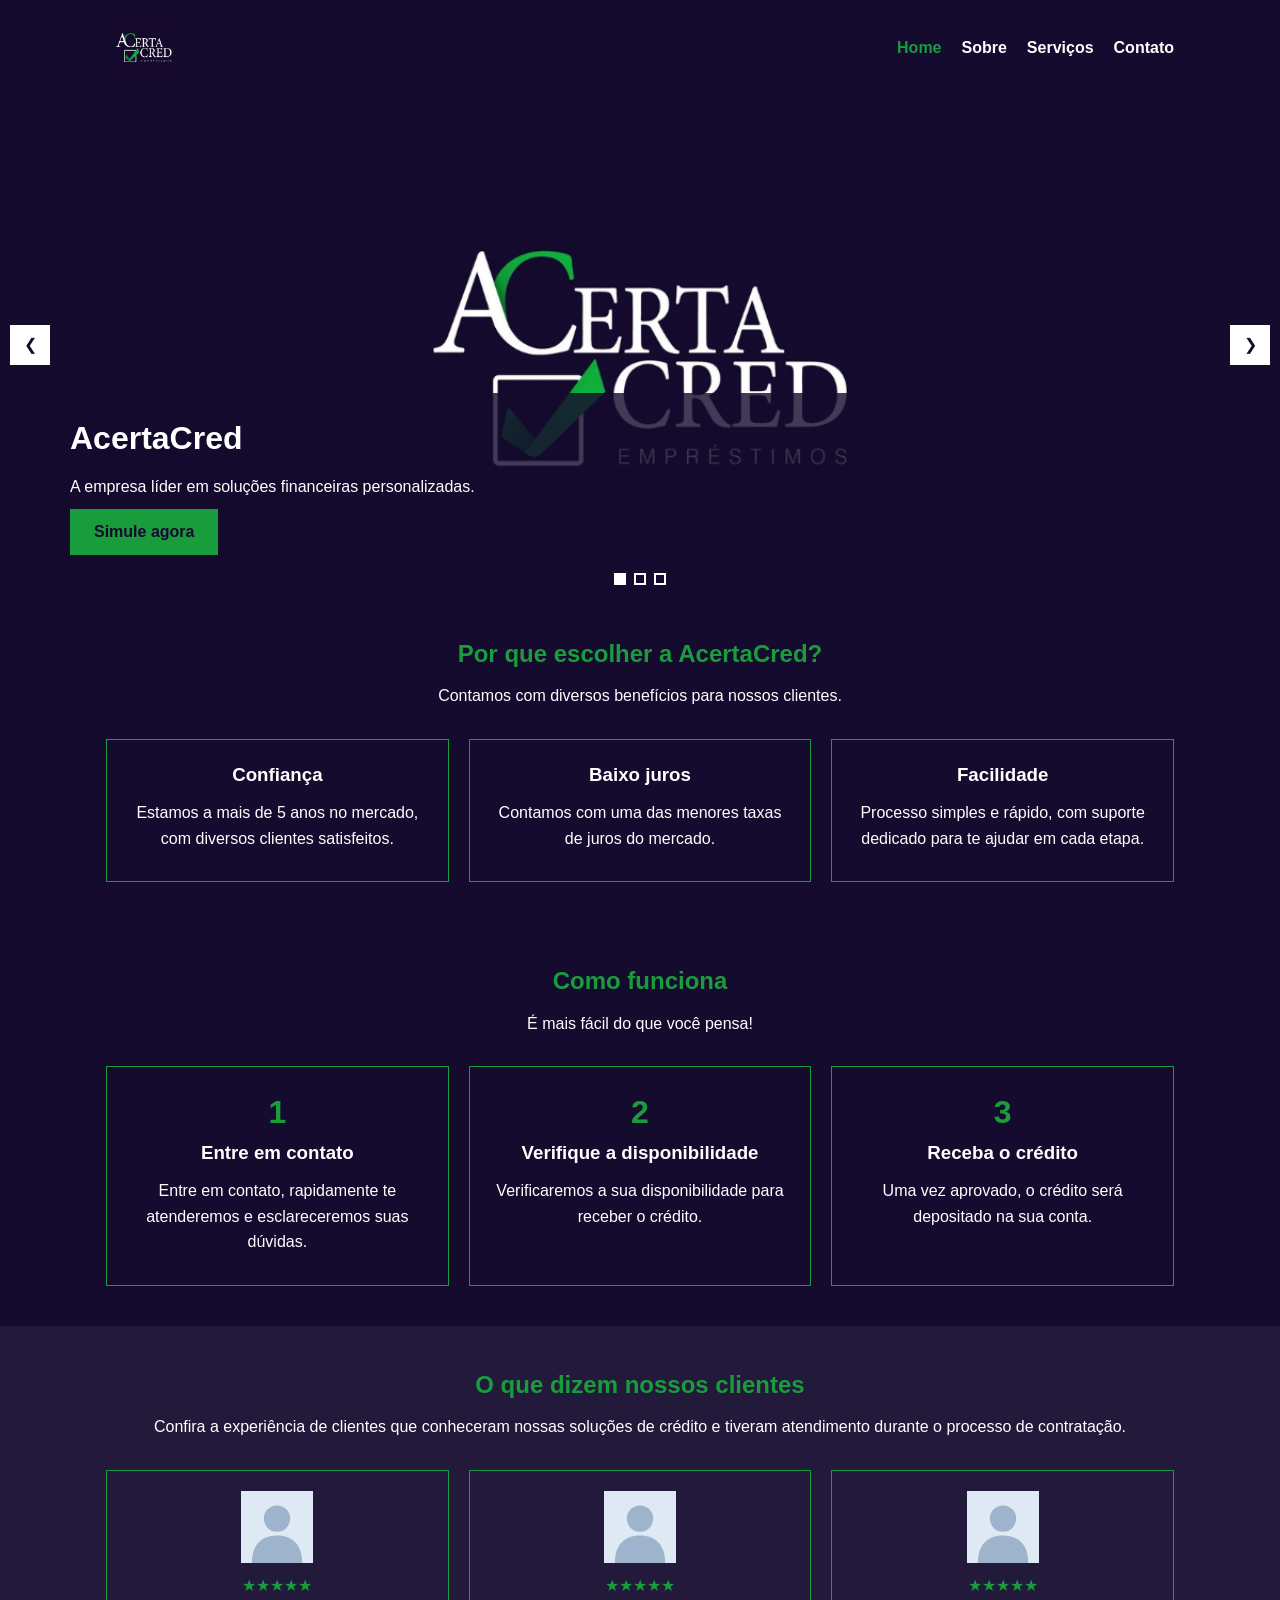
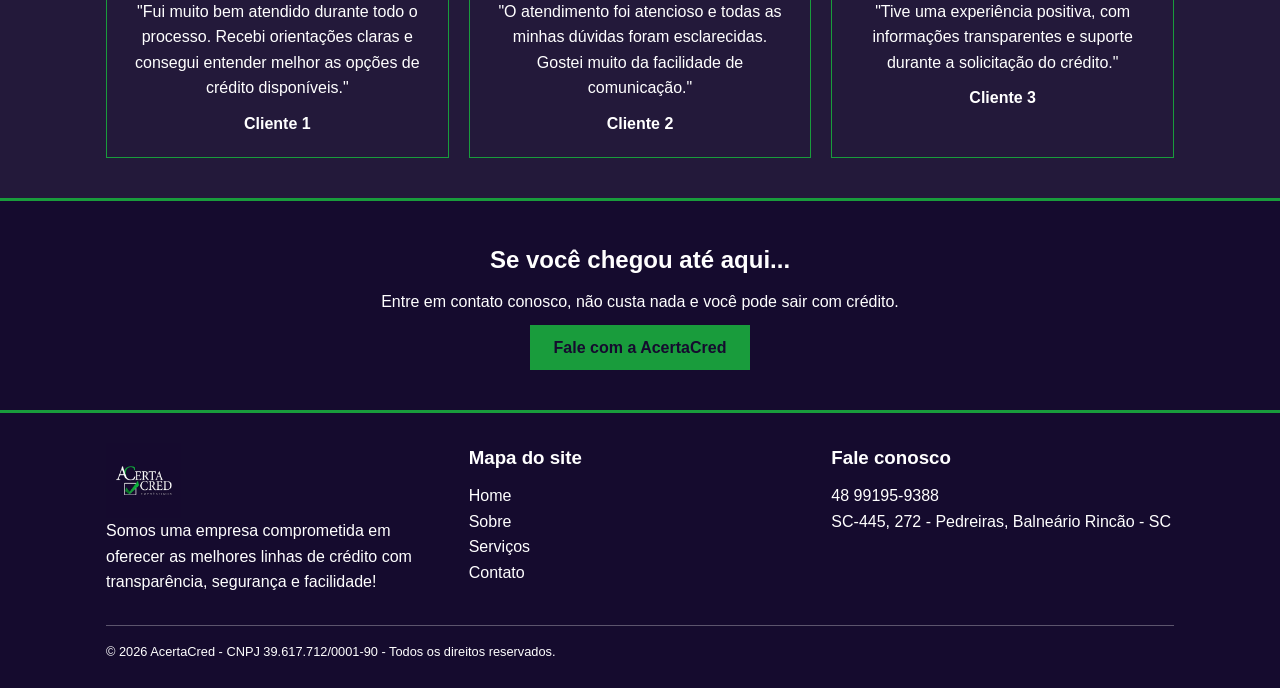
<file: index.html>
<!DOCTYPE HTML>
<html lang="pt-BR">
<head>

<meta name="description" content="AcertaCred - Site da empresa AcretaCred, que é uma empresa de serviços financeiros, a página contém os serviços realizados, métodos e imagens de exemplo.">
<meta name="author" content="Adrian Guetner Florentina e Caueh Henrique da Silva da Costa">
<meta charset="utf-8">

<link rel="stylesheet" href="css/style.css">
<link rel="icon" type="image/png" href="img/favicon.png">
<link rel="shortcut icon" href="img/favicon.ico">
<title>AcertaCred | Home</title>
<meta name="viewport" content="width=device-width, initial-scale=1.0, maximum-scale=1"/>
</head>


<body>


<header class="topo">
  <section class="container topo-conteudo">
    <a class="logo" href="index.html">
      <img src="img/LogoAcerta.png" alt="AcertaCred - logo" width="285px" height="75px">
    </a>

    <button class="btn-menu" id="btn-menu" aria-label="Abrir menu" aria-expanded="false" aria-controls="menu-principal">&#9776;</button>

    <nav class="menu" id="menu-principal">
      <ul>
        <li><a href="index.html" class="ativo" aria-current="page">Home</a></li>
        <li><a href="sobre.html">Sobre</a></li>
        <li><a href="servicos.html">Serviços</a></li>
        <li><a href="contato.html">Contato</a></li>
      </ul>
    </nav>
  </section>
</header>

<main>

  <!-- ===== CARROSSEL ===== -->
  <section class="carrossel" id="carrossel" aria-label="Destaques da AcertaCred">
    <section class="carrossel-trilho" id="carrossel-trilho">

      <article class="slide">
        <img src="img/slide 1.png" alt="Imagem promocional da marca AcertaCred">
        <section class="slide-texto">
          <h1>AcertaCred</h1>
          <p>A empresa líder em soluções financeiras personalizadas.</p>
          <a class="btn" href="contato.html">Simule agora</a>
        </section>
      </article>

      <article class="slide">
        <img src="img/slide 2.png" alt="Imagem promocional da marca AcertaCred">
        <section class="slide-texto">
          <h2>Serviços</h2>
          <p>Contamos com diversos serviços para, veja mais!.</p>
          <a class="btn" href="servicos.html">Conheça os serviços</a>
        </section>
      </article>

      <article class="slide">
        <img src="img/slide 3.png" alt="Imagem promocional da marca AcertaCred">
        <section class="slide-texto">
          <h2>Quem somos</h2>
          <p>Clique aqui para conhecer mais sobre nós</p>
          <a class="btn" href="sobre.html">Quem somos</a>
        </section>
      </article>

    </section>

    <button class="carrossel-btn anterior" id="btn-anterior" aria-label="Slide anterior">&#10094;</button>
    <button class="carrossel-btn proximo" id="btn-proximo" aria-label="Próximo slide">&#10095;</button>
    <section class="carrossel-pontos" id="carrossel-pontos"></section>
  </section>

 


  <section class="secao">
    <section class="container">
      <h2 class="titulo-secao">Por que escolher a AcertaCred?</h2>
      <p class="subtitulo-secao">Contamos com diversos benefícios para nossos clientes.</p>

      <section class="cards">
        <article class="card col-3 centro">
          <h3>Confiança</h3>
          <p>Estamos a mais de 5 anos no mercado, com diversos clientes satisfeitos.</p>
        </article>

        <article class="card col-3 centro">
          <h3>Baixo juros</h3>
          <p>Contamos com uma das menores taxas de juros do mercado.</p>
        </article>

        <article class="card col-3 centro">
          <h3>Facilidade</h3>
          <p>Processo simples e rápido, com suporte dedicado para te ajudar em cada etapa.</p>
        </article>
      </section>
    </section>
  </section>


 
  <section class="secao">
    <section class="container">
      <h2 class="titulo-secao">Como funciona</h2>
      <p class="subtitulo-secao">É mais fácil do que você pensa!</p>

      <section class="cards">
        <article class="card col-3 centro">
          <section class="numero-passo">1</section>
          <h3>Entre em contato</h3>
          <p>Entre em contato, rapidamente te atenderemos e esclareceremos suas dúvidas.</p>
        </article>

        <article class="card col-3 centro">
          <section class="numero-passo">2</section>
          <h3>Verifique a disponibilidade</h3>
          <p>Verificaremos a sua disponibilidade para receber o crédito.</p>
        </article>

        <article class="card col-3 centro">
          <section class="numero-passo">3</section>
          <h3>Receba o crédito</h3>
          <p>Uma vez aprovado, o crédito será depositado na sua conta.</p>
        </article>
      </section>
    </section>
  </section>

  <!-- ===== DEPOIMENTOS ===== -->
  <section class="secao secao-suave">
    <section class="container">
      <h2 class="titulo-secao">O que dizem nossos clientes</h2>
      <p class="subtitulo-secao">Confira a experiência de clientes que conheceram nossas soluções de crédito e tiveram atendimento durante o processo de contratação.</p>

      <section class="cards">
        <article class="card col-3 centro">
          <img class="avatar" src="img/avatar.svg" alt="Foto placeholder do cliente 1" width="72" height="72">
          <section class="estrelas">&#9733;&#9733;&#9733;&#9733;&#9733;</section>
          <p>"Fui muito bem atendido durante todo o processo. Recebi orientações claras e consegui entender melhor as opções de crédito disponíveis."</p>
          <span class="autor">Cliente 1</span>
        </article>

        <article class="card col-3 centro">
          <img class="avatar" src="img/avatar.svg" alt="Foto placeholder do cliente 2" width="72" height="72">
          <section class="estrelas">&#9733;&#9733;&#9733;&#9733;&#9733;</section>
          <p>"O atendimento foi atencioso e todas as minhas dúvidas foram esclarecidas. Gostei muito da facilidade de comunicação."</p>
          <span class="autor">Cliente 2</span>
        </article>

        <article class="card col-3 centro">
          <img class="avatar" src="img/avatar.svg" alt="Foto placeholder do cliente 3" width="72" height="72">
          <section class="estrelas">&#9733;&#9733;&#9733;&#9733;&#9733;</section>
          <p>"Tive uma experiência positiva, com informações transparentes e suporte durante a solicitação do crédito."</p>
          <span class="autor">Cliente 3</span>
        </article>
      </section>
    </section>
  </section>


  


  <section class="chamada">
    <section class="container">
      <h2>Se você chegou até aqui...</h2>
      <p>Entre em contato conosco, não custa nada e você pode sair com crédito.</p>
      <a class="btn" href="contato.html">Fale com a AcertaCred</a>
    </section>
  </section>

</main>




<footer class="rodape">
  <section class="container">
    <section class="rodape-colunas">
      <article>
        <a class="logo" href="index.html">
          <img src="img/LogoAcerta.png" alt="AcertaCred - logo branco (placeholder)" width="190" height="50">
        </a>
        <p>Somos uma empresa comprometida em oferecer as melhores linhas de crédito com transparência, segurança e facilidade!</p>
      </article>

      <article>
        <h3>Mapa do site</h3>
        <ul>
          <li><a href="index.html">Home</a></li>
          <li><a href="sobre.html">Sobre</a></li>
          <li><a href="servicos.html">Serviços</a></li>
          <li><a href="contato.html">Contato</a></li>
        </ul>
      </article>

      <article>
        <h3>Fale conosco</h3>
        <ul>
          <li>48 99195-9388</li>
          <li>SC-445, 272 - Pedreiras, Balneário Rincão - SC</li>
        </ul>
      </article>
    </section>

    <section class="rodape-legal">
      <p>&copy; <span id="ano">2026</span> AcertaCred - CNPJ 39.617.712/0001-90 - Todos os direitos reservados.</p>
    </section>
  </section>
</footer>

<script src="js/principal.js"></script>
<script src="js/carrossel.js"></script>
</body>
</html>
</file>
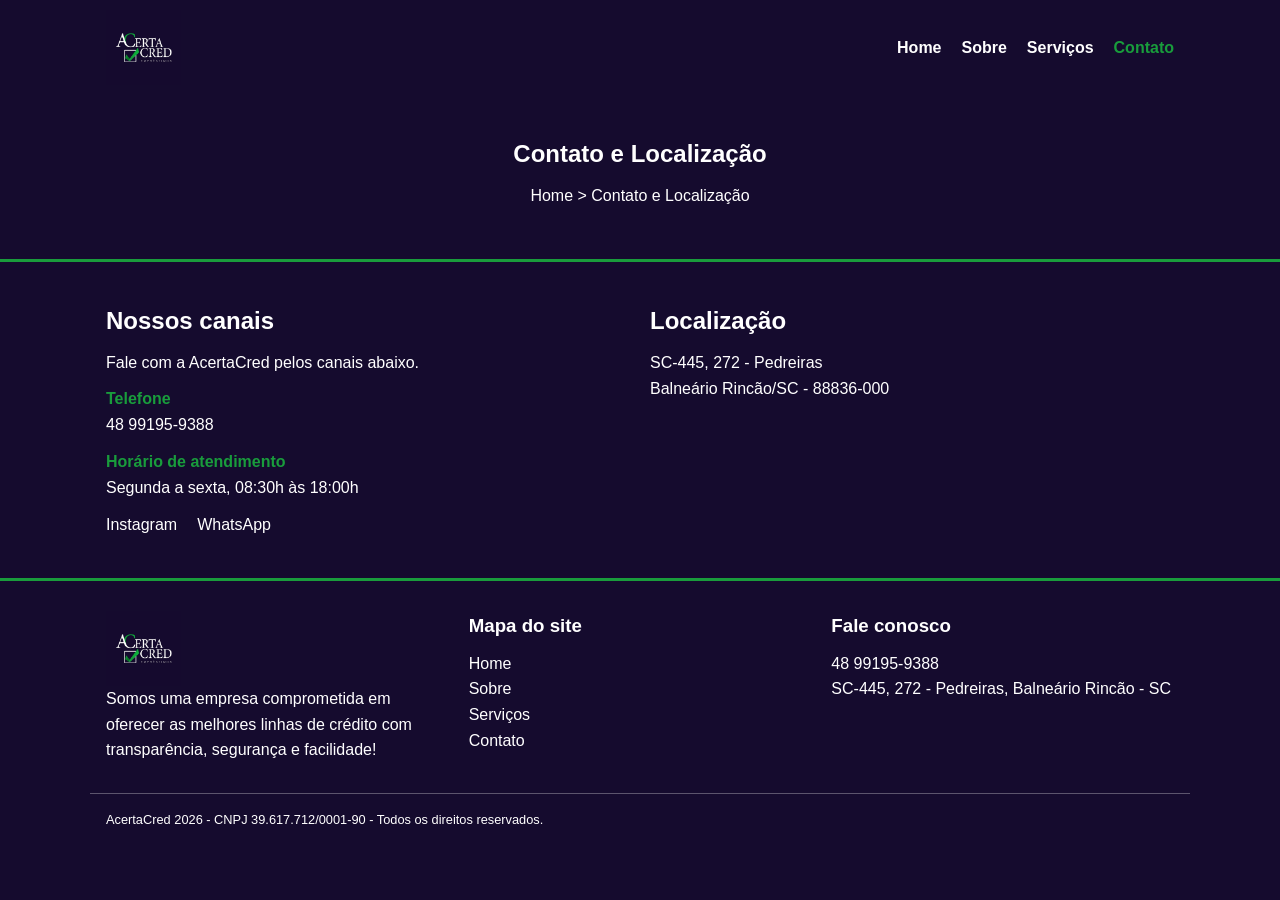
<file: contato.html>
<!DOCTYPE HTML>

<html lang="pt-BR">
<head>


<meta name="description" content="AcertaCred - Página inicial da empresa AcertaCred, que é uma empresa de serviços financeiros, a página contém informações sobre a empresa, serviços e contato.">
<meta name="author" content="Adrian Guetner Florentina e Caueh Henrique da Silva da Costa">

<meta charset="utf-8">


<link rel="stylesheet" href="css/style.css">
<link rel="icon" type="image/png" href="img/favicon.png">
<link rel="shortcut icon" href="img/favicon.ico">
<title>AcertaCred | Contato e Localização</title>

<meta name="viewport" content="width=device-width, initial-scale=1.0, maximum-scale=1"/>
</head>


<body>

<!-- ===== CABEÇALHO (repetido em todas as páginas) ===== -->
<header class="topo">
  <!-- section aqui só agrupa logo + menu e limita a largura (.container) -->
  <section class="container topo-conteudo">
    <a class="logo" href="index.html">
      <img src="img/LogoAcerta.png" alt="AcertaCred - logo" width="285" height="75">
    </a>

    <!-- Botão do menu mobile. aria-* informam o estado a leitores de tela;
         o JS (principal.js) troca aria-expanded entre true/false -->
    <button class="btn-menu" id="btn-menu" aria-label="Abrir menu" aria-expanded="false" aria-controls="menu-principal">&#9776;</button>

    <!-- nav = bloco de links de navegação principal -->
    <nav class="menu" id="menu-principal">
      <ul>
        <li><a href="index.html">Home</a></li>
        <li><a href="sobre.html">Sobre</a></li>
        <li><a href="servicos.html">Serviços</a></li>
        <!-- .ativo marca a página atual; aria-current avisa leitores de tela -->
        <li><a href="contato.html" class="ativo" aria-current="page">Contato</a></li>
      </ul>
    </nav>
  </section>
</header>

<!-- main = conteúdo principal, só pode existir um por página -->
<main>

  <!-- ===== FAIXA DE TÍTULO ===== -->
  <section class="faixa-titulo">
    <!-- header dentro de section = cabeçalho DESSA seção (título + breadcrumb) -->
    <header class="container">
      <h1>Contato e Localização</h1>
      <!-- breadcrumb ("migalhas de pão") é navegação, então fica em nav -->
      <nav aria-label="Você está em">
        <p>Home &gt; Contato e Localização</p>
      </nav>
    </header>
  </section>

  <!-- ===== CONTATO E LOCALIZAÇÃO ===== -->
  <section class="secao">
    <!-- Wrapper das duas colunas (container + grid na mesma tag) -->
    <section class="container duas-colunas alinhar-topo">

      <!-- Coluna 1: canais de contato -->
      <article>
        <h2>Nossos canais</h2>
        <p>Fale com a AcertaCred pelos canais abaixo.</p>

        <!-- address = informação de contato (telefone, e-mail, horário) -->
        <address>
          <ul class="info-contato">
            <li><strong>Telefone</strong>48 99195-9388</li>
            <li><strong>Horário de atendimento</strong>Segunda a sexta, 08:30h às 18:00h</li>
          </ul>
        </address>

        <ul class="redes">
          <!-- _blank abre em nova aba; rel="noopener" evita que a página aberta
               controle a sua (segurança) -->
          <li><a href="https://www.instagram.com/acertacred/" target="_blank">Instagram</a></li>
          <li><a href="https://wa.me/+5548991959388" target="_blank" >WhatsApp</a></li>
        </ul>
      </article>

      <!-- Coluna 2: endereço e mapa -->
      <article>
        <h2>Localização</h2>
        <address>
         SC-445, 272 - Pedreiras<br>Balneário Rincão/SC - 88836-000
        </address>
      </article>

    </section>
  </section>

</main>

<!-- ===== RODAPÉ (repetido em todas as páginas) ===== -->
<footer class="rodape">

  <!-- Três colunas do rodapé -->
  <section class="container rodape-colunas">

    <!-- Coluna 1: logo e frase da empresa -->
    <article>
      <a class="logo" href="index.html">
        <img src="img/LogoAcerta.png" alt="AcertaCred" width="300" height="100">
      </a>
      <p>Somos uma empresa comprometida em oferecer as melhores linhas de crédito com transparência, segurança e facilidade!</p>
    </article>

    <!-- Coluna 2: mapa do site é navegação, então nav -->
    <nav aria-label="Mapa do site">
      <h3>Mapa do site</h3>
      <ul>
        <li><a href="index.html">Home</a></li>
        <li><a href="sobre.html">Sobre</a></li>
        <li><a href="servicos.html">Serviços</a></li>
        <li><a href="contato.html">Contato</a></li>
      </ul>
    </nav>

    <!-- Coluna 3: contato -->
    <address>
      <h3>Fale conosco</h3>
        <ul>
          <li>48 99195-9388</li>
          <li>SC-445, 272 - Pedreiras, Balneário Rincão - SC</li>
        </ul>
    </address>

  </section>

  <!-- Aviso legal e copyright -->
  <section class="container rodape-legal">
    <p>AcertaCred 2026 - CNPJ 39.617.712/0001-90 - Todos os direitos reservados.</p>
  </section>

</footer>

<!-- JS no final do body: o HTML carrega primeiro, o script depois -->
<script src="js/principal.js"></script>
</body>
</html>
</file>
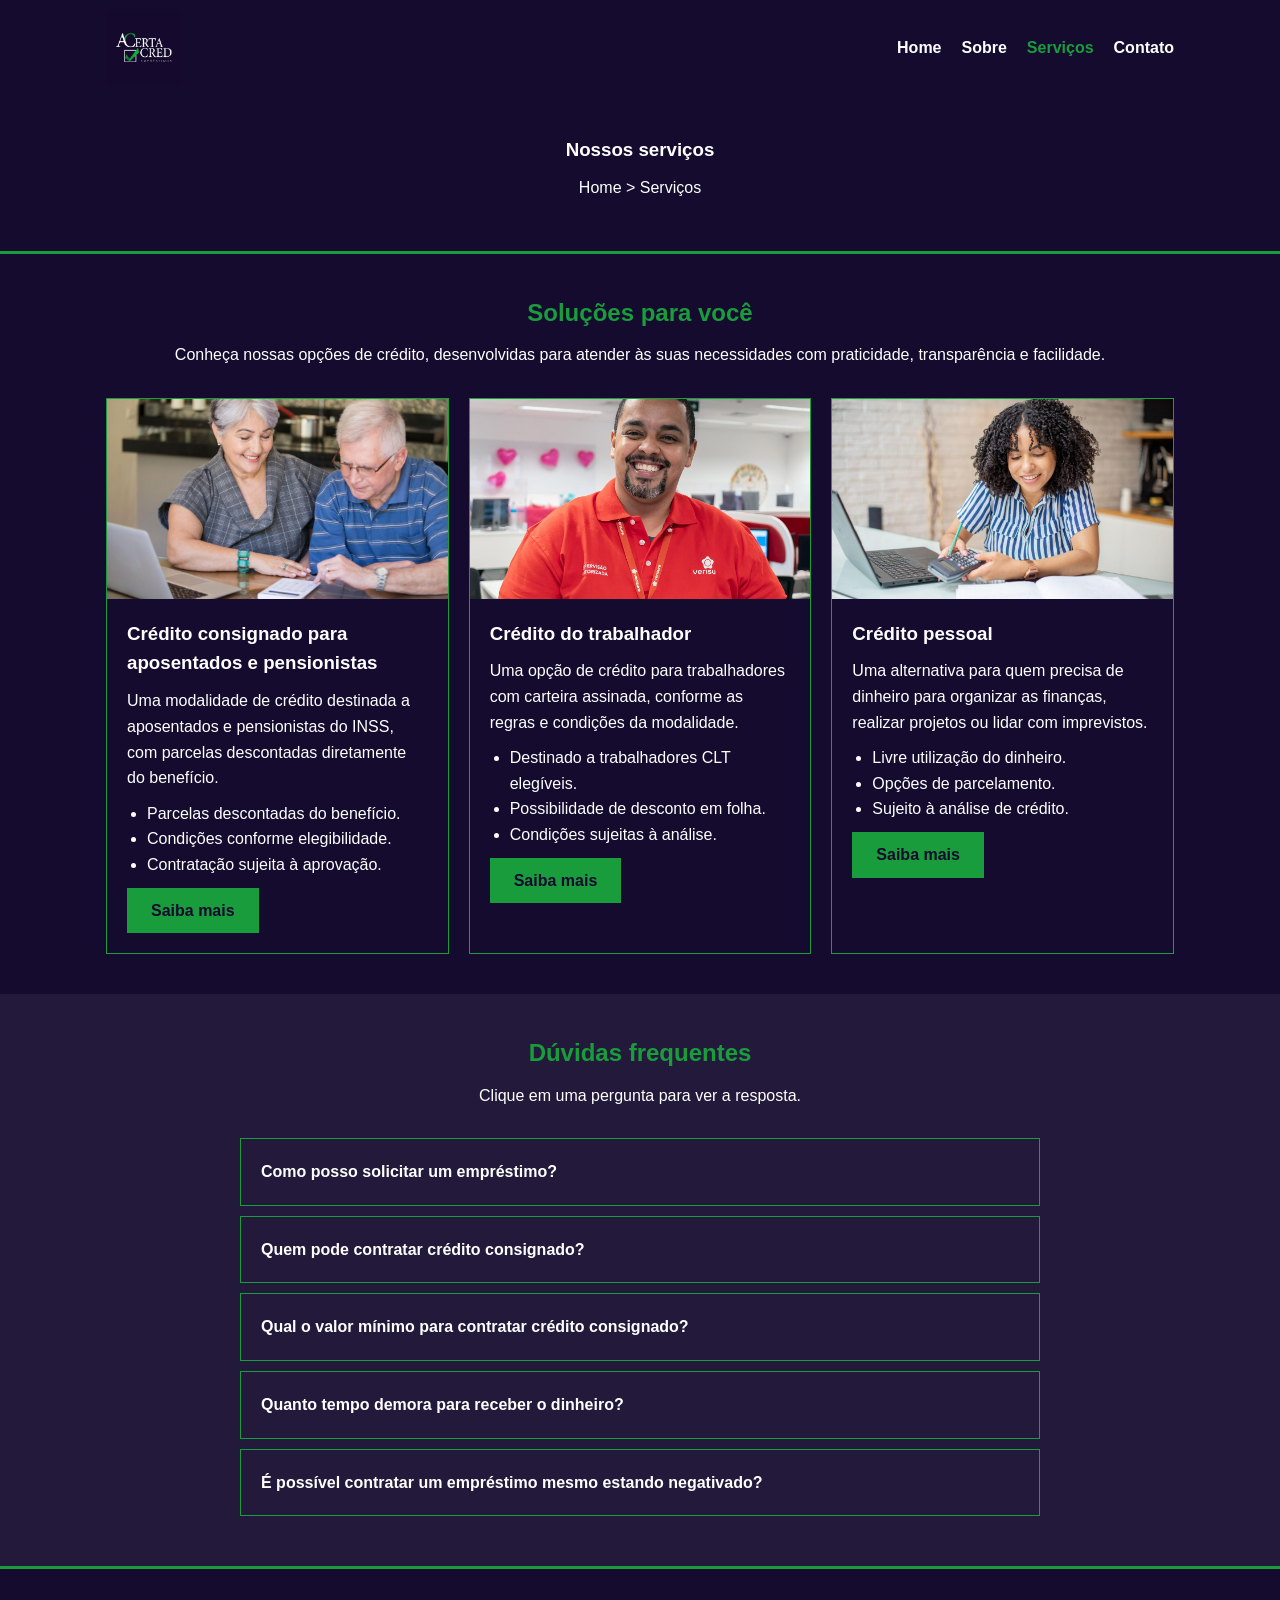
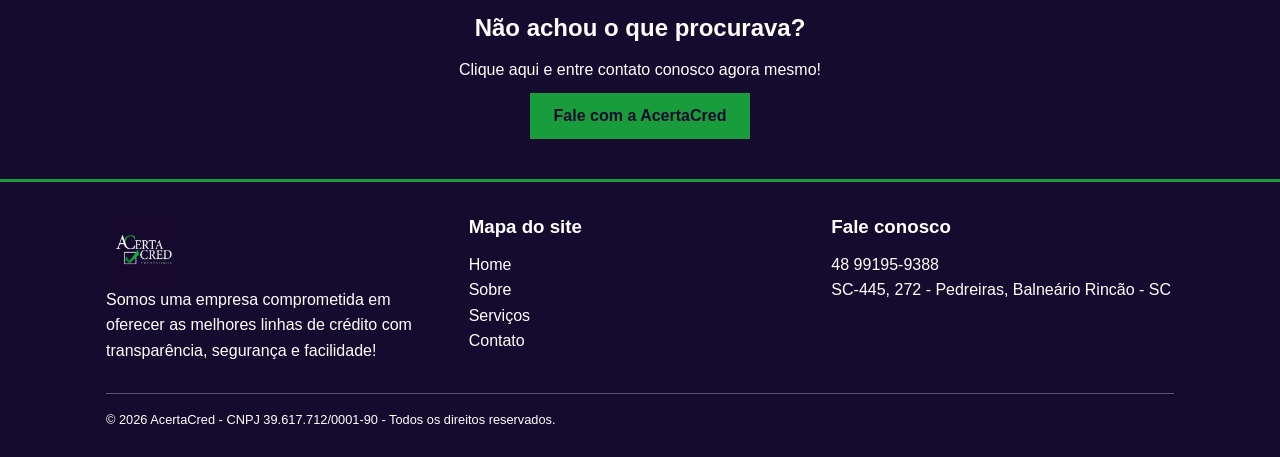
<file: servicos.html>
<!DOCTYPE HTML>
<html lang="pt-BR">
<head>

<meta name="description" content="AcertaCred - Página de serviços da empresa AcertaCred, que é uma empresa de serviços financeiros, a página contém os serviços realizados, imagens de exemplo e perguntas frequentes.">
<meta name="author" content="Adrian Guetner Florentina e Caueh Henrique da Silva da Costa">
<meta charset="utf-8">

<link rel="stylesheet" href="css/style.css">
<link rel="icon" type="image/png" href="img/favicon.png">
<link rel="shortcut icon" href="img/favicon.ico">
<title>AcertaCred | Serviços</title>
<meta name="viewport" content="width=device-width, initial-scale=1.0, maximum-scale=1"/>
</head>


<body>

<!-- ===== CABEÇALHO ===== -->
<header class="topo">
  <section class="container topo-conteudo">
    <a class="logo" href="index.html">
      <img src="img/LogoAcerta.png" alt="AcertaCred - logo" width="285px" height="75px">
    </a>

    <button class="btn-menu" id="btn-menu" aria-label="Abrir menu" aria-expanded="false" aria-controls="menu-principal">&#9776;</button>

    <nav class="menu" id="menu-principal">
      <ul>
        <li><a href="index.html">Home</a></li>
        <li><a href="sobre.html">Sobre</a></li>
        <li><a href="servicos.html" class="ativo" aria-current="page">Serviços</a></li>
        <li><a href="contato.html">Contato</a></li>
      </ul>
    </nav>
  </section>
</header>

<main>

  <section class="faixa-titulo">
    <section class="container">
      <h1>Nossos serviços</h1>
      <p>Home &gt; Serviços</p>
    </section>
  </section>

  <!-- ===== SERVIÇOS ===== -->
  <section class="secao">
    <section class="container">
      <h2 class="titulo-secao">Soluções para você</h2>
      <p class="subtitulo-secao">Conheça nossas opções de crédito, desenvolvidas para atender às suas necessidades com praticidade, transparência e facilidade.</p>

      <section class="cards">
        <article class="card card-img col-3">
          <img src="./img/idosos.jpg" alt="Imagem placeholder do serviço 1" width="600" height="400">
          <section class="card-corpo">
            <h3>Crédito consignado para aposentados e pensionistas</h3>
            <p>Uma modalidade de crédito destinada a aposentados e pensionistas do INSS, com parcelas descontadas diretamente do benefício.</p>
            <ul>
              <li>Parcelas descontadas do benefício.</li>
              <li>Condições conforme elegibilidade.</li>
              <li>Contratação sujeita à aprovação.</li>
            </ul>
            <a class="btn" href="contato.html">Saiba mais</a>
          </section>
        </article>

        <article class="card card-img col-3">
          <img src="./img/trabalhador.jpg" alt="Imagem placeholder do serviço 2" width="600" height="400">
          <section class="card-corpo">
            <h3>Crédito do trabalhador</h3>
            <p>Uma opção de crédito para trabalhadores com carteira assinada, conforme as regras e condições da modalidade.</p>
            <ul>
              <li>Destinado a trabalhadores CLT elegíveis.</li>
              <li>Possibilidade de desconto em folha.</li>
              <li>Condições sujeitas à análise.</li>
            </ul>
            <a class="btn" href="contato.html">Saiba mais</a>
          </section>
        </article>

        <article class="card card-img col-3">
          <img src="./img/mulher fazendo contas.jpg" alt="Imagem placeholder do serviço 3" width="600" height="400">
          <section class="card-corpo">
            <h3>Crédito pessoal</h3>
            <p>Uma alternativa para quem precisa de dinheiro para organizar as finanças, realizar projetos ou lidar com imprevistos.</p>
            <ul>
              <li>Livre utilização do dinheiro.</li>
              <li>Opções de parcelamento.</li>
              <li>Sujeito à análise de crédito.</li>
            </ul>
            <a class="btn" href="contato.html">Saiba mais</a>
          </section>
        </article>
      </section>
    </section>
  </section>

  <!-- ===== FAQ ===== -->
  <section class="secao secao-suave">
    <section class="container">
      <h2 class="titulo-secao">Dúvidas frequentes</h2>
      <p class="subtitulo-secao">Clique em uma pergunta para ver a resposta.</p>

      <section class="faq">
        <article class="faq-item">
          <button class="faq-pergunta" aria-expanded="false">Como posso solicitar um empréstimo?</button>
          <section class="faq-resposta">
            <p>Você pode entrar em contato com nossa equipe para conhecer as opções disponíveis e receber orientações sobre como realizar sua solicitação.</p>
          </section>
        </article>

        <article class="faq-item">
          <button class="faq-pergunta" aria-expanded="false">Quem pode contratar crédito consignado?</button>
          <section class="faq-resposta">
            <p>A modalidade é destinada a aposentados e pensionistas elegíveis, conforme as regras da instituição financeira.</p>
          </section>
        </article>

        <article class="faq-item">
          <button class="faq-pergunta" aria-expanded="false">Qual o valor mínimo para contratar crédito consignado?</button>
          <section class="faq-resposta">
            <p>É uma modalidade de empréstimo voltada a trabalhadores com carteira assinada que atendam aos requisitos de contratação.</p>
          </section>
        </article>

        <article class="faq-item">
          <button class="faq-pergunta" aria-expanded="false">Quanto tempo demora para receber o dinheiro?</button>
          <section class="faq-resposta">
            <p>O prazo depende da análise, aprovação e processamento da solicitação pela instituição financeira.</p>
          </section>
        </article>

        <article class="faq-item">
          <button class="faq-pergunta" aria-expanded="false">É possível contratar um empréstimo mesmo estando negativado?</button>
          <section class="faq-resposta">
            <p>Depende da modalidade de crédito e dos critérios de análise da instituição financeira.</p>
          </section>
        </article>
      </section>
    </section>
  </section>

  <!-- ===== CHAMADA FINAL ===== -->
  <section class="chamada">
    <section class="container">
      <h2>Não achou o que procurava?</h2>
      <p>Clique aqui e entre contato conosco agora mesmo!</p>
      <a class="btn" href="contato.html">Fale com a AcertaCred</a>
    </section>
  </section>

</main>

<!-- ===== RODAPÉ ===== -->
<footer class="rodape">
  <section class="container">
    <section class="rodape-colunas">
      <article>
        <a class="logo" href="index.html">
          <img src="img/LogoAcerta.png" alt="AcertaCred - logo branco (placeholder)" width="190" height="50">
        </a>
        <p>Somos uma empresa comprometida em oferecer as melhores linhas de crédito com transparência, segurança e facilidade!</p>
      </article>

      <article>
        <h3>Mapa do site</h3>
        <ul>
          <li><a href="index.html">Home</a></li>
          <li><a href="sobre.html">Sobre</a></li>
          <li><a href="servicos.html">Serviços</a></li>
          <li><a href="contato.html">Contato</a></li>
        </ul>
      </article>

      <article>
        <h3>Fale conosco</h3>
        <ul>
          <li>48 99195-9388</li>
          <li>SC-445, 272 - Pedreiras, Balneário Rincão - SC</li>
        </ul>
      </article>
    </section>

    <section class="rodape-legal">
    <p>&copy; <span id="ano">2026</span> AcertaCred - CNPJ 39.617.712/0001-90 - Todos os direitos reservados.</p>
    </section>
  </section>
</footer>

<script src="js/principal.js"></script>
</body>
</html>
</file>
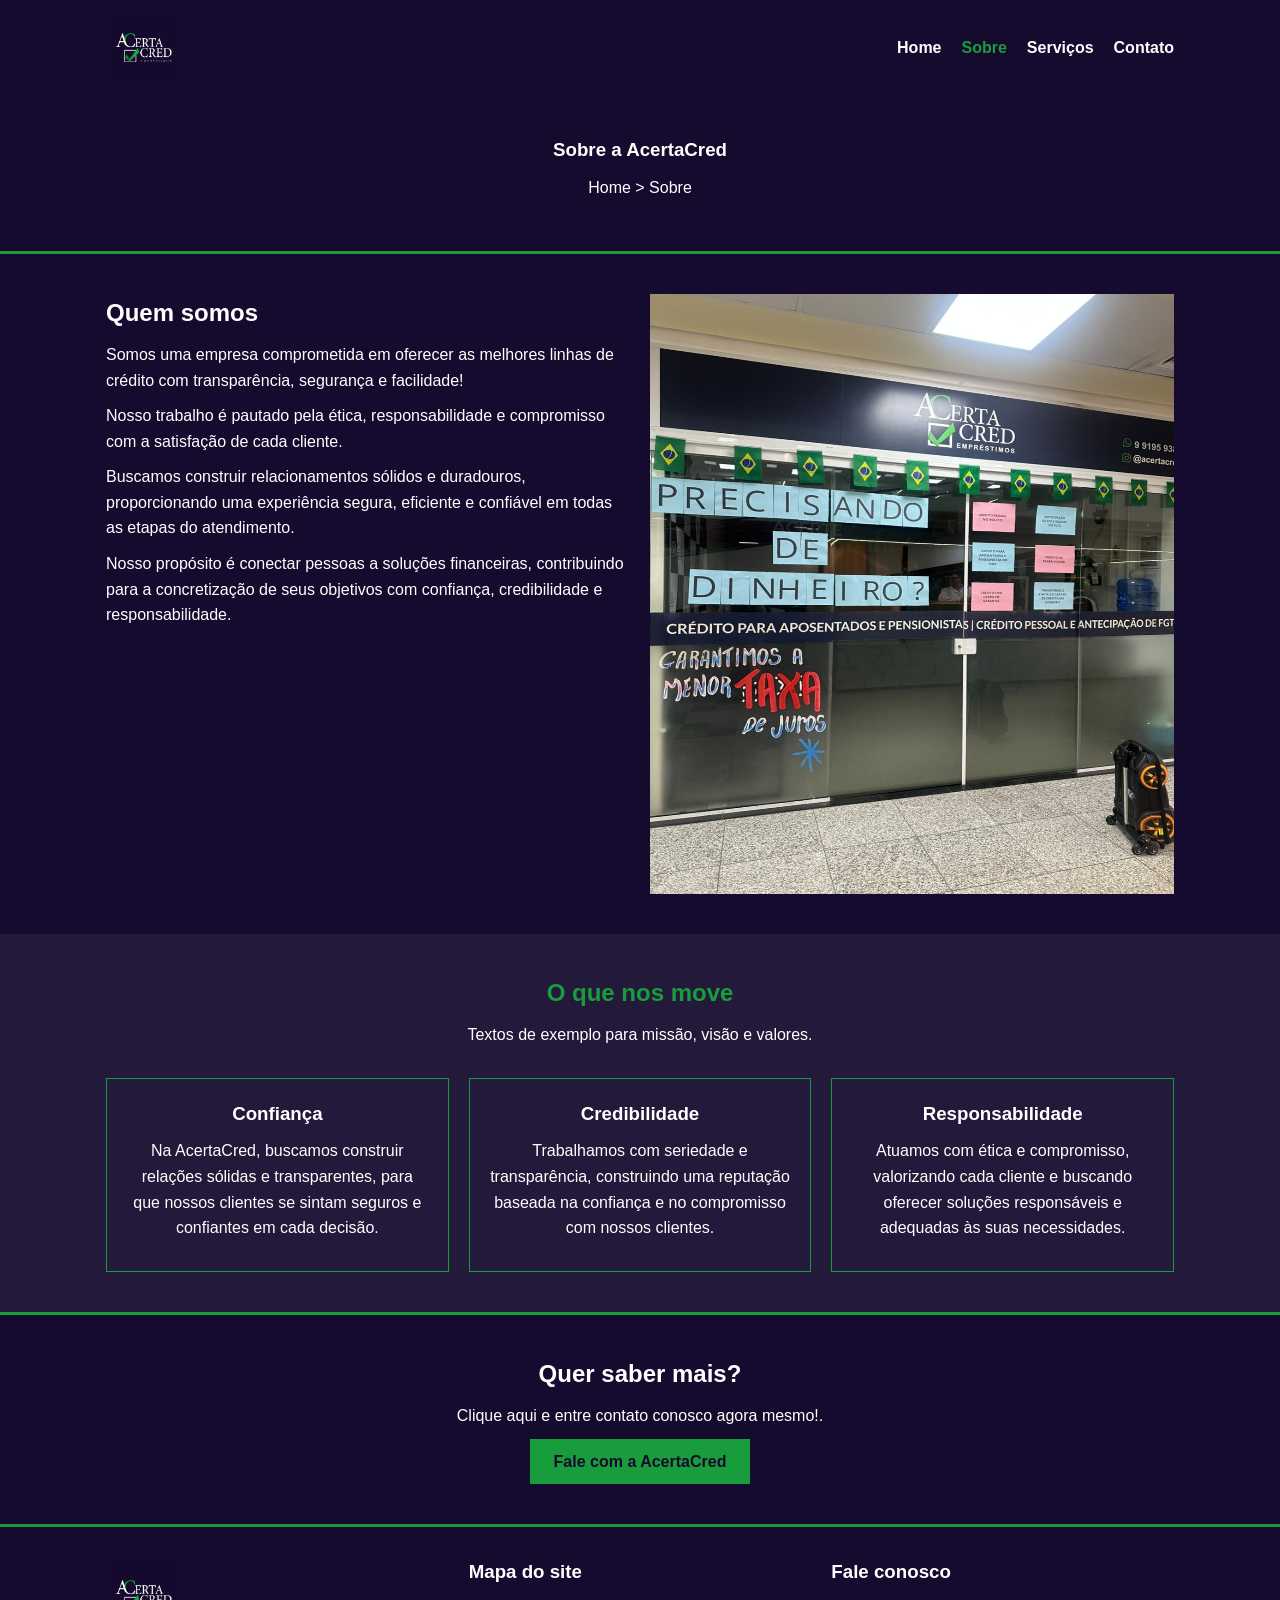
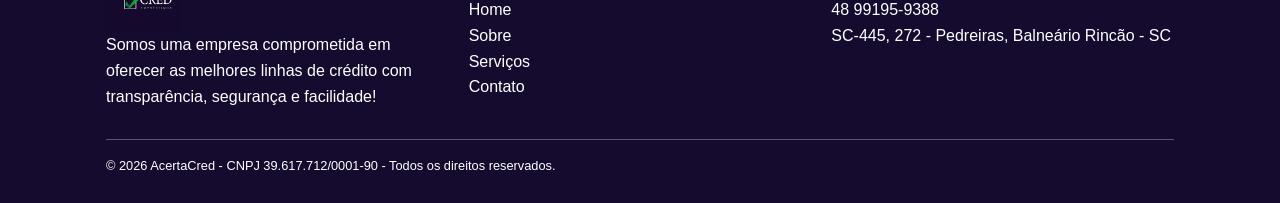
<file: sobre.html>
<!DOCTYPE HTML>
<html lang="pt-BR">
<head>

<meta name="description" content="AcertaCred - Página sobre da empresa AcertaCred">
<meta name="author" content="Adrian Guetner Florentina e Caueh Henrique da Silva da Costa">
<meta charset="utf-8">

<link rel="stylesheet" href="css/style.css">
<link rel="icon" type="image/png" href="img/favicon.png">
<link rel="shortcut icon" href="img/favicon.ico">
<title>AcertaCred | Sobre</title>
<meta name="viewport" content="width=device-width, initial-scale=1.0, maximum-scale=1"/>
</head>


<body>

<!-- ===== CABEÇALHO ===== -->
<header class="topo">
  <section class="container topo-conteudo">
    <a class="logo" href="index.html">
      <img src="img/LogoAcerta.png" alt="AcertaCred - logo" width="285" height="75">
    </a>

    <button class="btn-menu" id="btn-menu" aria-label="Abrir menu" aria-expanded="false" aria-controls="menu-principal">&#9776;</button>

    <nav class="menu" id="menu-principal">
      <ul>
        <li><a href="index.html">Home</a></li>
        <li><a href="sobre.html" class="ativo" aria-current="page">Sobre</a></li>
        <li><a href="servicos.html">Serviços</a></li>
        <li><a href="contato.html">Contato</a></li>
      </ul>
    </nav>
  </section>
</header>

<main>

  <section class="faixa-titulo">
    <section class="container">
      <h1>Sobre a AcertaCred</h1>
      <p>Home &gt; Sobre</p>
    </section>
  </section>

  <!-- ===== QUEM SOMOS ===== -->
  <section class="secao">
    <section class="container">
      <section class="duas-colunas">
        <article>
          <h2>Quem somos</h2>
          <p>Somos uma empresa comprometida em oferecer as melhores linhas de crédito com transparência,
             segurança e facilidade!</p>

          <p>Nosso trabalho é pautado pela ética, responsabilidade e compromisso com a satisfação de cada cliente. </p>

          <p>Buscamos construir relacionamentos sólidos e duradouros, proporcionando uma experiência segura, eficiente e confiável
             em todas as etapas do atendimento.</p>
          <p>Nosso propósito é conectar pessoas a soluções financeiras, contribuindo para a concretização 
            de seus objetivos com confiança, credibilidade e responsabilidade.</p>
          
        </article>
        <article>
          <img class="imagem-arredondada" src="img/fachada.jpeg" alt="Imagem placeholder da empresa" width="800" height="600">
        </article>
      </section>
    </section>
  </section>

  <!-- ===== MISSÃO, VISÃO E VALORES ===== -->
  <section class="secao secao-suave">
    <section class="container">
      <h2 class="titulo-secao">O que nos move</h2>
      <p class="subtitulo-secao">Textos de exemplo para missão, visão e valores.</p>

      <section class="cards">
        <article class="card col-3 centro">
          <h3>Confiança</h3>
          <p>Na AcertaCred, buscamos construir relações sólidas e transparentes, para que nossos clientes se sintam seguros e confiantes em cada decisão.</p>
        </article>

        <article class="card col-3 centro">
          <h3>Credibilidade</h3>
          <p>Trabalhamos com seriedade e transparência, construindo uma reputação baseada na confiança e no compromisso com nossos clientes.</p>
        </article>

        <article class="card col-3 centro">
          <h3>Responsabilidade</h3>
          <p>Atuamos com ética e compromisso, valorizando cada cliente e buscando oferecer soluções responsáveis e adequadas às suas necessidades.</p>
        </article>
      </section>
    </section>
  </section>


  <!-- ===== CHAMADA FINAL ===== -->
  <section class="chamada">
    <section class="container">
      <h2>Quer saber mais?</h2>
      <p>Clique aqui e entre contato conosco agora mesmo!.</p>
      <a class="btn" href="contato.html">Fale com a AcertaCred</a>
    </section>
  </section>

</main>



<footer class="rodape">
  <section class="container">
    <section class="rodape-colunas">
      <article>
        <a class="logo" href="index.html">
          <img src="img/LogoAcerta.png" alt="AcertaCred - logo branco (placeholder)" width="190" height="50">
        </a>
        <p>Somos uma empresa comprometida em oferecer as melhores linhas de crédito com transparência, segurança e facilidade!</p>
      </article>

      <article>
        <h3>Mapa do site</h3>
        <ul>
          <li><a href="index.html">Home</a></li>
          <li><a href="sobre.html">Sobre</a></li>
          <li><a href="servicos.html">Serviços</a></li>
          <li><a href="contato.html">Contato</a></li>
        </ul>
      </article>

      <article>
        <h3>Fale conosco</h3>
        <ul>
          <li>48 99195-9388</li>
          <li>SC-445, 272 - Pedreiras, Balneário Rincão - SC</li>
        </ul>
      </article>
    </section>

    <section class="rodape-legal">
      <p>&copy; <span id="ano">2026</span> AcertaCred - CNPJ 39.617.712/0001-90 - Todos os direitos reservados.</p>
    </section>
  </section>
</footer>

<script src="js/principal.js"></script>
</body>
</html>
</file>
<file: css/style.css>
/* Configuração geral de TODOS os elementos de todas as páginas. */
* { box-sizing: border-box; margin: 0; padding: 0; }

/* Configuração geral do fundo, textos e fonte de todas as páginas. */
body { background: #150b2e; color: #fff; font-family: Arial, sans-serif; line-height: 1.6; }

/* Todas as imagens: logos, carrossel, serviços, fachada e avatares. */
img { max-width: 100%; display: block; }

/* Todos os links: menu, home, serviços, etc. botões de navegação, Instagram, WhatsApp e rodapé. */
a { color: inherit; text-decoration: none; }

/* Todas as listas: Fale conosco, telefone, horario de atendimento e textinhos/lista do  card */
ul { list-style: none; }

/* Todos os títulos h1, h2, h3 e parágrafos de todas as páginas. */
/*TODOS OS TEXTOS, exceto links e titulo de duvidas frequentes */
h1, h2, h3, p { margin-bottom: 10px; }

/* Listinha do mobile e titulo duvidas frequentes. */
button { font: inherit; color: #fff; background: none; border: none; cursor: pointer; }

/* cliente 1 2 e 3, localização do contato e localização. */
.container { max-width: 1100px; margin: 0 auto; padding: 0 16px; }


/* Cards da Home (benefícios, etapas e depoimentos), Serviços e Sobre, etc */
.card, .faq-item {
  padding: 20px;
  border: 1px solid #199c3c;
}


/* Organização Flexbox:
  fundo de tudo, fundo do topo, fundo do rodapé, etc*/
.topo-conteudo, .menu ul, .cards, .duas-colunas, .rodape-colunas, .redes {
  display: flex;
  flex-wrap: wrap;
  gap: 20px;
}


/* Largura dos cards e das colunas: benefícios, etapas, depoimentos, serviços, valores, Sobre, Contato e rodapé. */
.col-3, .duas-colunas > *, .rodape-colunas > * { flex: 1 1 240px; }

/* Coluna menor, não aparece em nenhum HTML. */
.col-4 { flex: 1 1 140px; }


/* Espaço de cima e de baixo das seções, faixas de título e chamadas finais. */
.secao, .faixa-titulo, .chamada { padding: 40px 0; }

/* Fundo dos depoimentos (Home) e dúvidas frequentes (Serviços). O .secao-escura não é usado. */
.secao-suave, .secao-escura { background: rgba(255, 255, 255, 0.06); }

/* Títulos das seções: Por que escolher a AcertaCred, Como funciona, O que dizem nossos clientes,
   Soluções para você, Dúvidas frequentes e O que nos move. */
.titulo-secao { color: #199c3c; text-align: center; }

/* Textinho embaixo dos títulos das seções da Home, Serviços e Sobre. */
.subtitulo-secao { text-align: center; margin-bottom: 30px; }

/* Texto centralizado dos cards de benefícios, etapas, depoimentos e valores. */
.centro { text-align: center; }


/* Topo de todas as páginas: logo e menu. */
.topo-conteudo { justify-content: space-between; align-items: center; padding-top: 10px; padding-bottom: 10px; }

/* Logo do topo e do rodapé. */
.logo img { height: 75px; width: auto; }

/* Botão da listinha (hambúrguer) do topo no mobile. */
.btn-menu { display: none; width: 44px; height: 44px; border: 1px solid #fff; font-size: 1.4rem; }


/* Links do menu: Home, Sobre, Serviços e Contato. */
.menu a { font-weight: bold; }

/* Página atual do menu, em verde. */
.menu .ativo { color: #199c3c; }




/* Todos os botões verdes: Simule agora, Conheça os serviços, Quem somos, Saiba mais, Fale com a AcertaCred, etc. */
.btn { display: inline-block; padding: 10px 24px; background: #199c3c; color: #150b2e; font-weight: bold; }




/* Carrossel da Home: imagens, textos, setas e bolinhas. */
.carrossel { position: relative; overflow: hidden; }

/* Trilho que segura os 3 slides: AcertaCred, Serviços e Quem somos. */
.carrossel-trilho { display: flex; transition: transform 0.6s; }

/* Cada slide do carrossel da Home. */
.slide { position: relative; flex: 0 0 100%; height: 500px; }

/* Imagens dos slides: slide 1.png, slide 2.png e slide 3.png. */
.slide img { width: 100%; height: 100%; object-fit: cover; }

/* Caixa de texto em cima da imagem do slide: título, descrição e botão. */
.slide-texto {
  position: absolute;
  left: 0;
  right: 0;
  bottom: 0;
  padding: 20px 70px 40px;
  background: rgba(21, 11, 46, 0.8);
}

/* Títulos dos slides: AcertaCred, Serviços e Quem somos. */
.slide-texto h1, .slide-texto h2 { font-size: 2rem; }

/* Setas do carrossel (voltar e avançar). */
.carrossel-btn {
  position: absolute;
  top: 50%;
  margin-top: -20px;
  width: 40px;
  height: 40px;
  background: #fff;
  color: #150b2e;
}

/* Seta de voltar slide. */
.anterior { left: 10px; }

/* Seta de avançar slide. */
.proximo { right: 10px; }

/* Área das bolinhas embaixo do carrossel. */
.carrossel-pontos {
  position: absolute;
  left: 0;
  right: 0;
  bottom: 10px;
  display: flex;
  justify-content: center;
  gap: 8px;
}

/* Bolinhas dos slides. */
.ponto { width: 12px; height: 12px; border: 2px solid #fff; }

/* Bolinha do slide que está aparecendo. */
.ponto.ativo { background: #fff; }




/* Cards com imagem da página Serviços: Crédito consignado, do trabalhador e pessoal.
   Tira o espaço de dentro pra imagem encostar nas bordas. */
.card-img { padding: 0; }

/* Imagens dos 3 cards de serviços. */
.card-img img { width: 100%; height: 200px; object-fit: cover; }

/* Texto de dentro dos cards de serviços: título, descrição, lista e botão Saiba mais. */
.card-corpo { padding: 20px; }

/* Lista dos cards de serviços. Volta as bolinhas que foram tiradas lá no ul geral. */
.card-corpo ul { list-style: disc; margin: 0 0 10px 20px; }




/* Centraliza números/indicadores. Não aparece em nenhum HTML. */
.indicador { text-align: center; }

/* Números 1, 2 e 3 do "Como funciona" na Home. */
.numero-passo, .indicador strong {
  display: block;
  font-size: 2rem;
  font-weight: bold;
  color: #199c3c;
}




/* Fotos dos clientes nos depoimentos da Home. */
.avatar { width: 72px; height: 72px; margin: 0 auto 10px; }

/* Estrelas dos depoimentos. */
.estrelas { color: #199c3c; }

/* Nome de quem deu o depoimento: Cliente 1, 2 e 3. */
.autor { display: block; font-weight: bold; }




/* Área das 5 perguntas frequentes da página Serviços. */
.faq { max-width: 800px; margin: 0 auto; }

/* Cada pergunta com a sua resposta. */
.faq-item { margin-bottom: 10px; }

/* Botões das perguntas: Como solicitar empréstimo, quem pode contratar, valor mínimo, prazo e negativado. */
.faq-pergunta { width: 100%; text-align: left; font-weight: bold; }

/* Respostas das perguntas. Ficam escondidas até clicar na pergunta. */
.faq-resposta { display: none; margin-top: 10px; }

/* Mostra a resposta quando o JavaScript coloca a classe .aberto na pergunta. */
.faq-item.aberto .faq-resposta { display: block; }



/* Faixa de título do topo das páginas: "Sobre a AcertaCred", "Nossos serviços" e "Contato e Localização". */
.faixa-titulo { text-align: center; border-bottom: 3px solid #199c3c; }

/* Chamadas do final das páginas: "Se você chegou até aqui...", "Não achou o que procurava?" e "Quer saber mais?". */
.chamada { text-align: center; border-top: 3px solid #199c3c; }




/* Duas colunas lado a lado: Nossos canais e Localização (Contato), Quem somos e fachada (Sobre). */
.duas-colunas { align-items: flex-start; }

/* Títulos Telefone e Horário de atendimento no Contato. */
.info-contato strong { display: block; color: #199c3c; }

/* Espaço entre Telefone e Horário de atendimento. */
.info-contato li { margin-bottom: 12px; }

/* Tira o itálico do endereço no Contato e no rodapé. */
address { font-style: normal; }

/* Imagem de mapa pro Contato. Não aparece em nenhum HTML ainda. */
.mapa-placeholder {
  width: 100%;
  height: 300px;
  object-fit: cover;
  margin-top: 16px;
  border: 1px solid #199c3c;
}




/* Rodapé de todas as páginas. */
.rodape { padding-top: 30px; border-top: 3px solid #199c3c; }

/* Espaço embaixo das 3 colunas do rodapé: logo, mapa do site e contato. */
.rodape-colunas { margin-bottom: 20px; }

/* Texto de baixo do rodapé: AcertaCred, ano, CNPJ e direitos reservados. */
.rodape-legal { padding-top: 16px; padding-bottom: 16px; border-top: 1px solid rgba(255, 255, 255, 0.3); font-size: 0.8rem; }




@media (max-width: 768px) {

  /* Mostra o botão da listinha no topo. */
  .btn-menu { display: block; }

  /* Esconde o menu (Home, Sobre, Serviços e Contato) até clicar na listinha. */
  .menu { display: none; width: 100%; }

  /* Mostra o menu quando o JavaScript coloca a classe .aberto. */
  .menu.aberto { display: block; }

  /* Links do menu um embaixo do outro. */
  .menu ul { flex-direction: column; gap: 0; }

  /* Espaço e linha entre os links do menu. */
  .menu a { display: block; padding: 12px 0; border-top: 1px solid rgba(255, 255, 255, 0.2); }

  /* Logo menor no topo e no rodapé. */
  .logo img { height: 50px; }

  /* Slides do carrossel mais baixos. */
  .slide { height: 400px; }

  /* Caixa de texto dos slides com menos espaço, deixando lugar pras setas. */
  .slide-texto { padding: 16px 50px 36px; }

  /* Títulos dos slides menores. */
  .slide-texto h1, .slide-texto h2 { font-size: 1.4rem; }

  /* Imagem de mapa do Contato mais baixa. Ainda não é usada. */
  .mapa-placeholder { height: 220px; }

}
</file>
